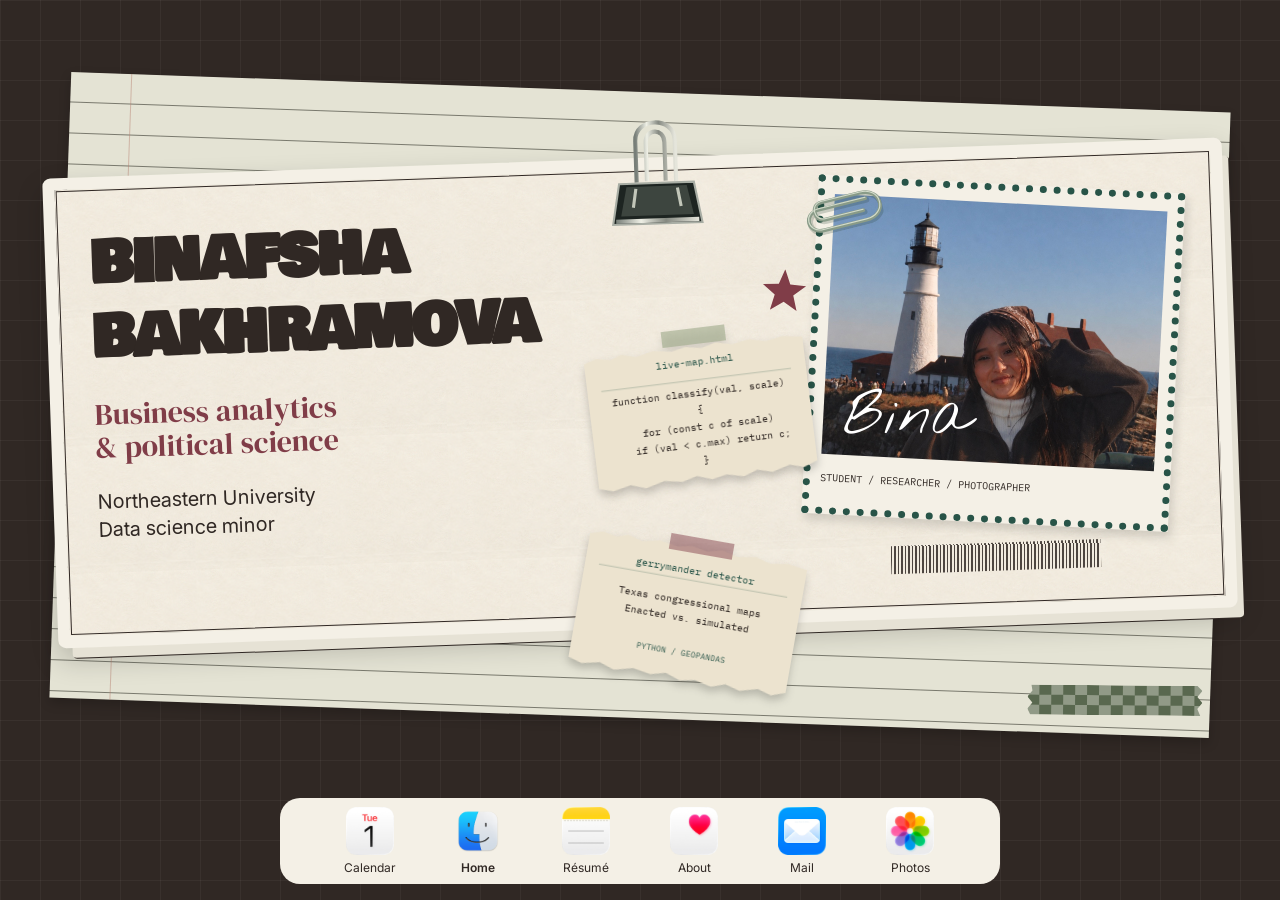
<file: index.html>
<!doctype html>
<html lang="en">
  <head>
    <meta charset="utf-8" />
    <meta name="viewport" content="width=device-width, initial-scale=1" />
    <meta name="theme-color" content="#302824" />
    <meta
      name="description"
      content="Binafsha Bakhramova / business analytics, political science, research and photography. Explore my work, résumé and life outside work."
    />
    <title>Binafsha Bakhramova</title>
    <link rel="icon" href="assets/ui/finder.png" />
    <link rel="preconnect" href="https://fonts.googleapis.com" />
    <link rel="preconnect" href="https://fonts.gstatic.com" crossorigin />
    <link
      href="https://fonts.googleapis.com/css2?family=Bowlby+One+SC&family=DM+Serif+Display&family=IBM+Plex+Mono:wght@400;500&family=Inter:wght@400;500;600;700;800&family=Nothing+You+Could+Do&display=swap"
      rel="stylesheet"
    />
    <link rel="stylesheet" href="assets/app.css?v=51206bc48a" />
    <script type="module" src="assets/app.js?v=106c21a2a9"></script>
  </head>
  <body>
    <a class="skip-link" href="#main-content">Skip to content</a>
    <div class="desktop">
      <main id="main-content" tabindex="-1">
        <div class="loading" role="status">Opening Bina’s portfolio…</div>
      </main>
      <nav id="dock" class="dock" aria-label="Portfolio apps"></nav>
    </div>
    <dialog
      id="project-dialog"
      class="project-dialog"
      aria-label="Project details"
    ></dialog>
    <dialog
      id="media-dialog"
      class="media-dialog"
      aria-label="Image viewer"
    ></dialog>
    <noscript
      ><p class="noscript">
        This portfolio uses JavaScript for its app views. You can
        <a href="assets/resume/Binafsha_Bakhramova_Resume.pdf"
          >download my résumé</a
        >
        or <a href="mailto:bakhramova.b@northeastern.edu">email me</a>.
      </p></noscript
    >
  </body>
</html>
</file>
<file: assets/app.css>
:root {
  --ink: #302824;
  --paper: #f4f0e6;
  --wine: #803d48;
  --line: #d8d1c9;
  --sidebar: #eee9e1;
  --white: #fcfbf8;
  --muted: #685e56;
  --sans: Inter, Arial, sans-serif;
  --mono: "IBM Plex Mono", monospace;
  --hand: "Nothing You Could Do", cursive;
  --serif: "DM Serif Display", Georgia, serif;
}
* {
  box-sizing: border-box;
}
body {
  margin: 0;
  background-color: var(--ink);
  background-image:
    linear-gradient(#ffffff0b 1px, transparent 1px),
    linear-gradient(90deg, #ffffff0b 1px, transparent 1px);
  background-size: 40px 40px;
  color: var(--ink);
  font: 16px/1.5 var(--sans);
  -webkit-font-smoothing: antialiased;
}
button,
input {
  font: inherit;
}
button {
  color: inherit;
  cursor: pointer;
  border: 0;
  background: none;
}
button:disabled {
  opacity: 0.4;
  cursor: default;
}
a {
  color: var(--wine);
  text-underline-offset: 3px;
}
button:focus-visible,
a:focus-visible,
input:focus-visible {
  outline: 3px solid #b78a72;
  outline-offset: 4px;
}
h1,
h2,
h3,
p,
figure {
  margin: 0;
}
h1,
h2,
h3 {
  line-height: 1.2;
}
img {
  max-width: 100%;
  display: block;
}
svg {
  width: 20px;
  height: 20px;
  flex-shrink: 0;
}
button svg {
  pointer-events: none;
}
[hidden] {
  display: none !important;
}
.desktop {
  max-width: 1440px;
  margin: auto;
  min-height: 0;
  padding: 38px 48px 24px;
  display: flex;
  flex-direction: column;
  gap: 34px;
}
.skip-link {
  position: fixed;
  left: 20px;
  top: -70px;
  background: var(--paper);
  padding: 12px;
  z-index: 1000;
}
.skip-link:focus {
  top: 12px;
}
#main-content {
  min-width: 0;
  outline: none;
}
.loading,
.noscript {
  background: var(--paper);
  border-radius: 16px;
  padding: 36px;
  max-width: 720px;
  margin: 15vh auto;
}
.dock {
  display: flex;
  align-items: center;
  justify-content: center;
  gap: 16px;
  width: 720px;
  max-width: 100%;
  margin: auto auto 0;
  padding: 12px 32px 14px;
  border-radius: 20px;
  background: var(--paper);
  min-height: 112px;
}
.dock a {
  width: 92px;
  display: flex;
  align-items: center;
  gap: 8px;
  flex-direction: column;
  text-decoration: none;
  color: var(--ink);
  font-size: 13px;
  line-height: 1.2;
}
.dock img {
  width: 64px;
  height: 64px;
  object-fit: contain;
}
.dock [aria-current="page"] {
  font-weight: 600;
}
.app-window {
  height: min(900px, calc(100dvh - 210px));
  min-height: 720px;
  overflow: hidden;
  background: var(--white);
  border-radius: 18px;
  box-shadow: 0 16px 45px #160e0b24;
  border: 1px solid #fff5;
}
.window-controls {
  display: flex;
  gap: 9px;
  align-items: center;
  padding: 0 24px;
}
.window-controls i {
  display: block;
  width: 12px;
  height: 12px;
  border-radius: 50%;
  background: #ff615c;
}
.window-controls i:nth-child(2) {
  background: #febc42;
}
.window-controls i:nth-child(3) {
  background: #35c84a;
}
.native-toolbar {
  height: 76px;
  background: #f1efeb;
  border-bottom: 1px solid var(--line);
  display: flex;
  align-items: center;
  gap: 20px;
  flex-shrink: 0;
}
.native-toolbar h1 {
  font-size: 20px;
}
.toolbar-end {
  margin-left: auto;
  display: flex;
  align-items: center;
  gap: 18px;
  padding-right: 26px;
}
.icon-button {
  width: 38px;
  height: 36px;
  border: 1px solid var(--line);
  border-radius: 8px;
  display: inline-flex;
  align-items: center;
  justify-content: center;
  background: #fff4;
}
.quiet {
  color: var(--muted);
}
.small {
  font-size: 13px;
}
.primary {
  border-radius: 22px;
  padding: 9px 24px;
  background: var(--wine);
  color: #fff;
  font-size: 14px;
}
.secondary {
  background: #eaded7;
  border-radius: 8px;
  padding: 8px 16px;
  font-size: 14px;
}
.text-button {
  padding: 8px;
  font-size: 13px;
  color: var(--wine);
}
.sidebar {
  background: var(--sidebar);
  padding: 26px 16px;
  min-width: 0;
  overflow: auto;
}
.sidebar h2,
.sidebar h3 {
  font-size: 11px;
  text-transform: uppercase;
  color: var(--muted);
  font-weight: 600;
  letter-spacing: 0.035em;
  margin: 28px 12px 12px;
}
.sidebar h2:first-child {
  margin-top: 6px;
}
.side-item {
  display: flex;
  align-items: center;
  gap: 12px;
  border-radius: 8px;
  padding: 11px 12px;
  text-decoration: none;
  color: inherit;
  width: 100%;
  text-align: left;
  font-size: 15px;
  line-height: 1.3;
}
.side-item.active {
  background: #e7d8d0;
  font-weight: 600;
}
.side-item:hover {
  background: #e7dfd6;
}
.side-item svg,
.side-item img {
  color: var(--wine);
  width: 20px;
  height: 20px;
  object-fit: contain;
}
.side-item .count {
  margin-left: auto;
  color: var(--muted);
  font-size: 12px;
}
.sidebar-footer {
  margin: 50px 12px 0;
  font-size: 12px;
}
.sidebar-footer strong {
  display: block;
  margin-bottom: 8px;
}
.panel-rule {
  border-right: 1px solid var(--line);
}
.hero {
  min-height: 720px;
  height: min(900px, calc(100dvh - 210px));
  position: relative;
  display: grid;
  place-items: center;
  padding: 40px 18px 56px;
  isolation: isolate;
}
.hero .notebook {
  position: absolute;
  inset: 72px 28px 64px;
  background: repeating-linear-gradient(
    #e4e3d4 0 29px,
    #b8bfac88 30px,
    #e4e3d4 31px
  );
  transform: rotate(2deg);
  box-shadow: 0 5px 12px #0003;
  z-index: -1;
}
.notebook:before {
  content: "";
  position: absolute;
  left: 60px;
  top: 0;
  bottom: 0;
  border-left: 1px solid #b67e7177;
}
.hero-gingham {
  position: absolute;
  right: 45px;
  bottom: 64px;
  width: 176px;
  transform: rotate(2deg);
}
.identity-card {
  width: 100%;
  max-width: 1250px;
  min-height: 530px;
  position: relative;
  transform: rotate(-3deg);
  padding: 34px 42px 28px;
  border: 12px solid var(--paper);
  border-radius: 8px;
  background: var(--paper) url("ui/paper-texture.jpg") repeat;
  outline: 1px solid #302824;
  outline-offset: -14px;
  box-shadow:
    10px 14px 0 -4px #e6e2d5,
    11px 15px 0 -4px #302824,
    0 12px 28px #0003;
  display: grid;
  grid-template-columns: 1.4fr 0.8fr;
  gap: 38px;
}
.hero-copy {
  position: relative;
  min-width: 0;
}
.hero h1 {
  font-family: "Bowlby One SC", var(--sans);
  font-size: clamp(36px, 4.5vw, 70px);
  line-height: 1.28;
  letter-spacing: -0.04em;
  margin: 12px 0 35px;
}
.hero-role {
  font: clamp(23px, 2.5vw, 37px)/1.1 var(--serif);
  color: var(--wine);
  margin: 0 0 24px;
}
.hero-school {
  font-size: 22px;
  line-height: 1.4;
}
.hero-portrait {
  position: relative;
  align-self: start;
  background: var(--paper);
  border: 7px dotted #285448;
  padding: 12px 10px 14px;
  box-shadow: 3px 6px 10px #0002;
  transform: rotate(5deg);
  margin: 0 8px 20px;
}
.hero-portrait .portrait {
  width: 100%;
  height: 320px;
  object-fit: cover;
}
.hero-portrait figcaption {
  font: 10px/1.5 var(--mono);
  padding: 16px 0 8px;
  white-space: nowrap;
}
.hero-portrait .bina {
  position: absolute;
  left: 30px;
  bottom: 64px;
  color: #fff;
  font: 58px/1 var(--hand);
  transform: rotate(-3deg);
}
.hero-paperclip {
  position: absolute;
  width: 88px;
  top: 5px;
  left: -26px;
  transform: rotate(-6deg);
}
.hero-binder {
  position: absolute;
  top: -57px;
  left: 48%;
  width: 94px;
  z-index: 2;
}
.hero-star {
  position: absolute;
  left: -58px;
  top: 90px;
  width: 43px;
  transform: rotate(12deg);
}
.project-scrap {
  position: absolute;
  z-index: 2;
  width: 220px;
  min-height: 137px;
  background: url("ui/torn-paper-flat.svg") center/100% 100% no-repeat;
  padding: 20px 22px 24px;
  font: 10px/1.7 var(--mono);
  filter: drop-shadow(0 5px 4px #0003);
  text-decoration: none;
  color: var(--ink);
}
.project-scrap:before {
  content: "";
  position: absolute;
  width: 64px;
  height: 16px;
  background: #9eaa8b99;
  top: -5px;
  left: 80px;
}
.project-scrap strong {
  font-weight: 400;
  color: #285448;
  display: block;
  margin-bottom: 14px;
}
.project-scrap small {
  font-size: 8px;
  color: #285448;
}
.project-scrap.code {
  right: -45px;
  bottom: 95px;
  transform: rotate(-5deg);
}
.project-scrap.map {
  left: -225px;
  bottom: -185px;
  transform: rotate(7deg);
}
.project-scrap.map:before {
  background: #803d4877;
}
.barcode {
  height: 28px;
  margin: 20px 14px 0 82px;
  background: repeating-linear-gradient(
    90deg,
    var(--ink) 0 1px,
    transparent 1px 3px,
    var(--ink) 3px 5px,
    transparent 5px 7px
  );
  width: 210px;
  opacity: 0.85;
}
.calendar-shell {
  display: grid;
  grid-template-columns: 250px minmax(0, 1fr);
  grid-template-rows: 76px minmax(0, 1fr);
}
.calendar-shell .native-toolbar {
  grid-column: 1/-1;
}
.calendar-shell .native-toolbar .window-controls {
  width: 250px;
  flex-shrink: 0;
}
.calendar-views {
  display: flex;
  gap: 2px;
  padding: 3px;
  border-radius: 10px;
  background: #e7e5e1;
  margin: auto;
}
.calendar-views span {
  font-size: 13px;
  padding: 6px 18px;
}
.calendar-views .selected {
  background: white;
  border-radius: 7px;
  box-shadow: 0 1px 3px #0001;
  font-weight: 600;
}
.calendar-sidebar {
  padding: 24px 16px;
}
.mini-month {
  font-size: 13px;
  margin: 0 10px 20px;
}
.mini-month strong {
  display: block;
  margin-bottom: 12px;
}
.mini-grid {
  display: grid;
  grid-template-columns: repeat(7, 1fr);
  gap: 8px;
  text-align: center;
  font-size: 10px;
}
.mini-grid span {
  min-width: 20px;
  min-height: 20px;
}
.mini-grid .day {
  font-size: 9px;
  color: var(--muted);
}
.mini-grid .today {
  border-radius: 50%;
  background: var(--wine);
  color: white;
}
.calendar-filter {
  display: flex;
  align-items: center;
  gap: 10px;
  padding: 8px 12px;
  font-size: 14px;
  cursor: pointer;
}
.calendar-filter input {
  accent-color: var(--swatch);
  width: 15px;
  height: 15px;
  margin: 0;
}
.filter-heading {
  display: flex;
  justify-content: space-between;
  align-items: center;
}
.filter-heading button {
  font-size: 11px;
  color: var(--muted);
}
.class-link {
  display: block;
  padding: 8px 12px;
  font-size: 13px;
  text-align: left;
  width: 100%;
}
.class-link strong {
  font-size: 13px;
  display: block;
}
.class-link small {
  color: var(--muted);
  font-size: 11px;
}
.calendar-content {
  padding: 28px 24px 32px;
  min-width: 0;
  display: flex;
  flex-direction: column;
}
.calendar-title {
  display: flex;
  align-items: center;
  justify-content: space-between;
  margin-bottom: 20px;
}
.calendar-title h2 {
  font-size: 30px;
  font-weight: 400;
}
.calendar-title .today-button {
  border: 1px solid var(--line);
  border-radius: 8px;
  padding: 5px 16px;
  font-size: 13px;
}
.week-head {
  margin-left: 43px;
  display: grid;
  grid-template-columns: repeat(5, 1fr);
  height: 52px;
  align-items: center;
  text-align: center;
}
.week-head span {
  font-size: 15px;
}
.week-head b {
  font-size: 20px;
  font-weight: 400;
  margin-left: 12px;
}
.week-head .selected {
  display: inline-grid;
  place-items: center;
  width: 32px;
  height: 32px;
  background: var(--wine);
  color: white;
  border-radius: 50%;
}
.week-body {
  position: relative;
  flex: 1;
  min-height: 495px;
  margin-left: 43px;
  border-top: 1px solid var(--line);
  border-bottom: 1px solid var(--line);
  background: repeating-linear-gradient(
    to bottom,
    transparent 0,
    transparent calc(12.5% - 1px),
    var(--line) calc(12.5% - 1px),
    var(--line) 12.5%
  );
}
.time-label {
  position: absolute;
  right: calc(100% + 10px);
  transform: translateY(-50%);
  font-size: 10px;
  color: var(--muted);
}
.day-column {
  position: absolute;
  top: 0;
  bottom: 0;
  width: 20%;
  border-right: 1px solid var(--line);
}
.day-column:first-of-type {
  border-left: 1px solid var(--line);
}
.calendar-event {
  position: absolute;
  left: 5px;
  right: 5px;
  top: var(--top);
  height: var(--height);
  border-left: 3px solid var(--accent);
  border-radius: 3px;
  background: var(--tint);
  padding: 14px 12px;
  text-align: left;
  display: flex;
  flex-direction: column;
  gap: 14px;
  transition:
    opacity 0.2s,
    filter 0.2s,
    transform 0.2s;
  overflow: hidden;
}
.calendar-event:hover {
  filter: brightness(0.97);
}
.calendar-event.filtered-out {
  opacity: 0.2;
}
.calendar-event small {
  font-size: 9px;
  line-height: 1.3;
  color: #655b52;
  text-transform: uppercase;
}
.calendar-event h3 {
  font-size: 18px;
}
.calendar-event p {
  font-size: 14px;
  line-height: 1.35;
}
.calendar-event[data-area="data"] {
  --accent: #b46a7a;
  --tint: #eee0e1;
}
.calendar-event[data-area="product"] {
  --accent: #658c78;
  --tint: #dfe8df;
}
.calendar-event[data-area="leadership"] {
  --accent: #9b9085;
  --tint: #e9e4dc;
}
.calendar-event[data-area="course"] {
  --accent: #b49960;
  --tint: #eee9db;
}
.notes-shell {
  display: grid;
  grid-template-columns: 230px 310px minmax(0, 1fr);
  grid-template-rows: 76px minmax(0, 1fr);
}
.notes-shell .native-toolbar {
  grid-column: 1/-1;
}
.notes-shell .window-controls {
  width: 210px;
  flex-shrink: 0;
}
.notes-title {
  width: 270px;
}
.notes-list {
  background: #f9f8f5;
  border-right: 1px solid var(--line);
  padding: 24px 18px;
  overflow: auto;
}
.notes-list h2 {
  font-size: 16px;
  margin: 10px 12px 12px;
}
.note-item {
  display: block;
  width: 100%;
  text-align: left;
  border-radius: 8px;
  padding: 13px 12px;
  margin-bottom: 8px;
}
.note-item strong {
  font-size: 14px;
  display: block;
  margin-bottom: 7px;
}
.note-item small {
  display: block;
  font-size: 12px;
  color: var(--muted);
  line-height: 1.4;
}
.note-item.selected {
  background: #e8ddd5;
}
.note-reader {
  padding: 24px 38px 30px;
  overflow: auto;
  min-width: 0;
}
.note-date {
  font-size: 11px;
  color: var(--muted);
  margin-bottom: 16px;
}
.note-reader h2 {
  font-size: 31px;
  margin-bottom: 12px;
  letter-spacing: -0.035em;
}
.note-subtitle {
  font-size: 13px;
  color: var(--muted);
  margin-bottom: 28px;
}
.resume-section {
  margin-bottom: 20px;
  font-size: 15px;
  line-height: 1.4;
}
.resume-section h3 {
  font-size: 15px;
  margin-bottom: 5px;
}
.resume-section .bullet {
  padding-left: 13px;
  text-indent: -13px;
  margin-top: 5px;
}
.resume-section a {
  font-size: inherit;
}
.resume-sections.research {
  display: grid;
  grid-template-columns: 1fr 1fr;
  gap: 12px 26px;
}
.resume-sections.research .resume-section {
  font-size: 14px;
  line-height: 1.4;
}
.resume-sections.research h3 {
  font-size: 13px;
}
.download-pdf {
  display: flex;
  gap: 8px;
  align-items: center;
  background: #e9dcd4;
  color: var(--wine);
  border-radius: 5px;
  padding: 7px 13px;
  font-size: 13px;
  text-decoration: none;
}
.download-pdf svg {
  width: 15px;
  height: 15px;
}
.notes-sidebar .side-item {
  font-size: 14px;
}
.health-shell {
  background: #f2f0ed;
  padding: 24px 44px;
  overflow: auto;
}
.health-header {
  position: relative;
  display: flex;
  justify-content: center;
  align-items: center;
  min-height: 40px;
}
.health-header h1 {
  font-size: 22px;
}
.health-header a {
  position: absolute;
  left: 0;
  border: 1px solid var(--line);
  width: 46px;
  height: 46px;
  display: grid;
  place-items: center;
  border-radius: 50%;
  color: var(--ink);
  background: var(--white);
}
.profile {
  display: flex;
  flex-direction: column;
  align-items: center;
  gap: 10px;
  margin: 20px 0;
}
.profile img {
  width: 108px;
  height: 108px;
  object-fit: cover;
  border-radius: 50%;
}
.profile p {
  font-size: 14px;
  color: var(--muted);
}
.health-columns {
  display: grid;
  grid-template-columns: 1fr 1fr;
  gap: 32px;
  max-width: 1160px;
  margin: auto;
  align-items: start;
}
.health-column {
  display: flex;
  flex-direction: column;
  gap: 28px;
}
.health-group {
  background: var(--white);
  border-radius: 22px;
  padding: 4px 24px;
}
.health-row {
  padding: 16px 0;
  display: flex;
  align-items: center;
  justify-content: space-between;
  gap: 20px;
  border-bottom: 1px solid #e5e1dc;
  font-size: 15px;
  line-height: 1.45;
}
.health-row:last-child {
  border-bottom: 0;
}
.health-row dt {
  flex-shrink: 0;
}
.health-row dd {
  margin: 0;
  text-align: right;
}
.health-row a {
  color: var(--ink);
  text-decoration: none;
  display: inline-flex;
  gap: 10px;
  align-items: center;
}
.health-row a:hover {
  color: var(--wine);
}
.health-row dd svg {
  width: 15px;
}
.sudoku-card {
  background: var(--white);
  border-radius: 22px;
  padding: 22px 24px;
}
.sudoku-card h2 {
  font-size: 21px;
  margin-bottom: 24px;
}
.sudoku-layout {
  display: grid;
  grid-template-columns: minmax(0, 220px) minmax(95px, 1fr);
  gap: 22px;
  align-items: start;
}
.sudoku-grid {
  display: grid;
  grid-template-columns: repeat(4, 1fr);
  aspect-ratio: 1;
  min-width: 0;
  border: 1px solid #cfc5b9;
}
.sudoku-grid input {
  min-width: 0;
  width: 100%;
  aspect-ratio: 1;
  text-align: center;
  background: transparent;
  border: 0;
  border-right: 1px solid #ded8cf;
  border-bottom: 1px solid #ded8cf;
  border-radius: 0;
  color: var(--ink);
  font-size: 25px;
  caret-color: var(--wine);
  padding: 0;
}
.sudoku-grid input:nth-child(4n) {
  border-right: 0;
}
.sudoku-grid input:nth-child(n + 13) {
  border-bottom: 0;
}
.sudoku-grid input:nth-child(4n + 2) {
  border-right: 1px solid #958477;
}
.sudoku-grid input:nth-child(n + 5):nth-child(-n + 8) {
  border-bottom: 1px solid #958477;
}
.sudoku-grid input:read-only {
  font-weight: 500;
}
.sudoku-grid input:focus {
  outline: 0;
  background: #eaded5;
}
.sudoku-grid input.invalid {
  color: #b3324a;
  background: #f2dce0;
}
.sudoku-actions {
  display: flex;
  flex-direction: column;
  gap: 12px;
}
.sudoku-actions .primary,
.sudoku-actions .secondary {
  border-radius: 20px;
  padding: 8px 12px;
}
.sudoku-actions .text-button {
  font-size: 12px;
}
.sudoku-status {
  font-size: 12px;
  color: var(--wine);
  margin-top: 12px;
  min-height: 36px;
}
.mail-shell {
  display: grid;
  grid-template-columns: 230px 380px minmax(0, 1fr);
  grid-template-rows: 76px minmax(0, 1fr);
  background: var(--paper);
}
.mail-shell .native-toolbar {
  grid-column: 1/-1;
  background: #f1ebdf;
}
.mail-shell .window-controls {
  width: 210px;
  flex-shrink: 0;
}
.mail-title {
  width: 340px;
}
.mail-title p {
  font-size: 12px;
  color: var(--muted);
  margin-top: 4px;
}
.mail-shell .toolbar-end {
  flex: 1;
  justify-content: space-between;
}
.mail-toolbar-reply {
  display: flex;
  gap: 7px;
  align-items: center;
  color: var(--ink);
  text-decoration: none;
  font-size: 14px;
}
.mail-sidebar {
  padding-top: 28px;
  background: #ede5d8;
}
.mail-sidebar .contact-links {
  margin-top: 75px;
}
.mail-sidebar .contact-links a {
  padding: 12px;
  display: block;
  font-size: 14px;
  text-decoration: none;
}
.mailbox-list {
  border-right: 1px solid var(--line);
  padding: 18px 16px 16px;
  background: #f8f4ec;
  display: flex;
  flex-direction: column;
  min-height: 0;
}
.primary-tab {
  padding: 6px;
  border-radius: 6px;
  background: #e8d9d1;
  color: var(--wine);
  font-size: 12px;
  text-align: center;
  font-weight: 600;
  margin-bottom: 10px;
}
.mail-messages {
  flex: 1;
  display: flex;
  flex-direction: column;
  min-height: 0;
  overflow: auto;
}
.mail-item {
  position: relative;
  text-align: left;
  padding: 7px 12px 8px;
  border-bottom: 1px solid #d6cabe;
  flex: 1;
  min-height: 63px;
  display: block;
  width: 100%;
  border-radius: 4px;
}
.mail-item.selected {
  background: #e8d9d1;
  border-bottom-color: transparent;
}
.mail-item strong {
  display: block;
  font-size: 13px;
  line-height: 16px;
  padding-right: 65px;
  white-space: nowrap;
  overflow: hidden;
  text-overflow: ellipsis;
}
.mail-item time {
  position: absolute;
  right: 12px;
  top: 8px;
  font-size: 10px;
  line-height: 14px;
  color: var(--muted);
}
.mail-subject {
  font-size: 12px;
  line-height: 15px;
  display: block;
  margin: 2px 0;
  white-space: nowrap;
  text-overflow: ellipsis;
  overflow: hidden;
}
.mail-preview {
  display: -webkit-box;
  -webkit-box-orient: vertical;
  -webkit-line-clamp: 2;
  overflow: hidden;
  color: var(--muted);
  font-size: 11px;
  line-height: 13px;
}
.has-attachment .mail-preview,
.has-attachment .mail-subject {
  padding-right: 65px;
}
.mail-thumb {
  position: absolute;
  width: 60px;
  height: 42px;
  right: 10px;
  top: 29px;
  border: 1px solid #d6cabe;
  background: #f4f0e6;
  border-radius: 3px;
  object-fit: contain;
  padding: 2px;
}
.mail-reader {
  padding: 30px 34px;
  overflow: auto;
  min-width: 0;
}
.mail-reader h2 {
  font-size: 23px;
  margin: 0 0 18px;
}
.message-meta {
  position: relative;
  font-size: 12px;
  color: var(--muted);
  padding-bottom: 20px;
  border-bottom: 1px solid #d6cabe;
  line-height: 1.8;
}
.message-meta strong {
  font-size: 13px;
  color: var(--ink);
  display: block;
  padding-right: 135px;
}
.message-meta time {
  position: absolute;
  right: 0;
  top: 0;
  font-size: 11px;
}
.message-body {
  font-size: 16px;
  line-height: 1.65;
  padding-top: 24px;
}
.message-body p {
  margin-bottom: 24px;
}
.signature {
  display: flex;
  gap: 16px;
  align-items: center;
  font-size: 11px;
  line-height: 1.5;
  max-width: 450px;
  margin: 24px 0;
}
.signature .n-logo {
  font:
    bold 64px/1 Georgia,
    serif;
  color: #cf001a;
  border-right: 1px solid #d6cabe;
  padding-right: 18px;
}
.signature strong {
  font-size: 13px;
}
.signature a {
  font-size: 11px;
  text-decoration: none;
}
.message-reply {
  margin-top: 18px;
  display: inline-flex;
  align-items: center;
  gap: 10px;
  padding: 8px 15px;
  border: 1px solid #d6cabe;
  border-radius: 6px;
  color: var(--wine);
  text-decoration: none;
  background: #eee5d9;
  font-size: 13px;
}
.message-attachments {
  display: flex;
  gap: 14px;
  align-items: center;
  margin-top: 12px;
  flex-wrap: wrap;
}
.message-attachment {
  padding: 0;
  max-width: 100%;
  flex: 1;
  min-width: 140px;
}
.message-attachment img {
  max-height: 270px;
  width: 100%;
  object-fit: contain;
}
.link-attachment {
  display: block;
  border: 1px solid #d6cabe;
  border-radius: 7px;
  padding: 16px;
  max-width: 450px;
  color: var(--ink);
  text-decoration: none;
  font-size: 14px;
}
.link-attachment small {
  display: block;
  margin-bottom: 8px;
  font-size: 11px;
  color: var(--muted);
}
.link-attachment strong {
  display: block;
  margin-bottom: 8px;
}
.photos-shell {
  display: grid;
  grid-template-columns: 230px minmax(0, 1fr);
  grid-template-rows: 88px minmax(0, 1fr);
  background: var(--paper);
}
.photos-shell .native-toolbar {
  grid-column: 1/-1;
  height: 88px;
  background: #f1ebdf;
}
.photos-shell .window-controls {
  width: 210px;
  flex-shrink: 0;
}
.photos-shell .native-toolbar h1 {
  font-size: 23px;
}
.photo-count {
  font-size: 13px;
  margin-top: 5px;
}
.all-photos {
  display: flex;
  align-items: center;
  gap: 8px;
  font-size: 13px;
  border: 1px solid #d6cabe;
  background: var(--paper);
  border-radius: 8px;
  padding: 7px 13px;
}
.all-photos img {
  width: 18px;
  height: 18px;
}
.photos-sidebar {
  padding-top: 23px;
  background: #ede5d8;
}
.photos-sidebar h2 {
  text-transform: none;
  font-size: 12px;
  letter-spacing: 0;
  font-weight: 500;
  margin-top: 20px;
}
.photo-library {
  min-width: 0;
  display: flex;
  flex-direction: column;
  overflow: hidden;
}
.photo-scroll {
  padding: 28px 30px 12px;
  overflow: auto;
  flex: 1;
  min-height: 0;
}
.photo-grid {
  display: grid;
  grid-template-columns: repeat(4, minmax(0, 1fr));
  gap: 8px;
  align-items: center;
}
.photo-tile {
  display: flex;
  align-items: center;
  justify-content: center;
  aspect-ratio: 1;
  overflow: hidden;
  padding: 0;
  transition: filter 0.18s;
}
.photo-tile img {
  width: 100%;
  height: 100%;
  object-fit: contain;
}
.photo-tile:hover {
  filter: brightness(0.93);
}
.photo-footer {
  padding: 16px;
  text-align: center;
  font-size: 12px;
  flex-shrink: 0;
}
.album-grid {
  display: grid;
  grid-template-columns: repeat(3, minmax(0, 1fr));
  gap: 24px;
}
.album-card {
  text-align: left;
  padding: 0;
}
.album-card img {
  aspect-ratio: 1.3;
  object-fit: cover;
  width: 100%;
  border-radius: 8px;
  margin-bottom: 14px;
}
.album-card strong {
  display: block;
  font-size: 17px;
  margin-bottom: 4px;
}
.album-card small {
  font-size: 13px;
  color: var(--muted);
}
dialog {
  color: var(--ink);
  border: 0;
  padding: 0;
  max-width: calc(100vw - 40px);
  max-height: calc(100dvh - 40px);
}
dialog::backdrop {
  background: #30282466;
  backdrop-filter: blur(8px);
}
.project-dialog {
  width: 1120px;
  overflow: auto;
  background: var(--paper);
  border-radius: 3px;
  box-shadow: 0 14px 60px #0004;
}
.paper-note {
  position: relative;
  padding: 52px 50px 36px;
  background: var(--paper) url("ui/paper-texture.jpg") repeat;
  min-height: 600px;
}
.note-clip {
  position: absolute;
  width: 68px;
  top: 0;
  left: 48%;
}
.project-close {
  position: absolute;
  top: 22px;
  right: 24px;
  font-size: 13px;
}
.note-category {
  font: 11px/1.5 var(--mono);
  letter-spacing: 0.04em;
  color: var(--wine);
  margin-bottom: 16px;
}
.paper-note h1 {
  font: 40px/1.15 var(--serif);
  margin-bottom: 12px;
}
.project-subtitle {
  font-size: 14px;
  margin-bottom: 6px;
}
.project-period {
  font-size: 12px;
  color: var(--muted);
  margin-bottom: 28px;
}
.project-intro {
  font-size: 18px;
  line-height: 1.55;
  margin-bottom: 30px;
  max-width: 730px;
}
.project-note-grid {
  display: grid;
  grid-template-columns: minmax(0, 1fr) 240px;
  gap: 44px;
}
.technical-section {
  margin-bottom: 24px;
  font-size: 16px;
  line-height: 1.7;
}
.technical-section h2 {
  font-size: 13px;
  letter-spacing: 0.03em;
  margin-bottom: 10px;
}
.technical-section p {
  margin-bottom: 12px;
}
.project-evidence {
  width: 100%;
  padding: 0;
  margin-bottom: 26px;
}
.project-evidence img {
  width: 100%;
  max-height: 230px;
  object-fit: contain;
}
.project-side {
  font-size: 14px;
  line-height: 1.8;
}
.project-side h2 {
  font: 11px var(--mono);
  margin: 22px 0 10px;
  color: var(--wine);
}
.project-side a {
  display: block;
  margin: 8px 0;
  font-size: 13px;
}
.project-paper-note {
  background: #eae4d1;
  padding: 20px;
  font: 12px/1.8 var(--mono);
  white-space: pre-line;
  transform: rotate(2deg);
  box-shadow: 2px 4px 8px #0001;
  margin-bottom: 24px;
}
.coursework-grid {
  display: grid;
  grid-template-columns: 1fr 1fr;
  gap: 36px;
}
.coursework-grid h2 {
  font: 26px var(--serif);
  margin-bottom: 20px;
}
.coursework-grid h3 {
  font-size: 15px;
  margin: 18px 0 8px;
}
.coursework-grid p,
.completed-course {
  font-size: 14px;
  line-height: 1.55;
}
.completed-course {
  margin-bottom: 13px;
}
.gpa-record {
  margin-bottom: 28px;
  border-bottom: 1px solid #c7bdb0;
  padding-bottom: 22px;
}
.gpa-record strong {
  font: 30px var(--serif);
}
.project-return {
  margin-top: 28px;
}
.media-dialog {
  width: 1360px;
  background: var(--paper);
  border-radius: 14px;
  padding: 20px 24px;
  overflow: hidden;
}
.media-toolbar {
  display: flex;
  gap: 8px;
  align-items: center;
  margin-bottom: 16px;
  height: 36px;
}
.media-toolbar .position {
  font-size: 12px;
  margin-left: 4px;
}
.media-controls {
  margin-left: auto;
  display: flex;
  gap: 8px;
  align-items: center;
}
.media-controls button {
  font-size: 12px;
  border: 1px solid #d6cabe;
  border-radius: 6px;
  padding: 7px 13px;
}
.media-stage {
  height: min(78dvh, 1040px);
  overflow: auto;
  overscroll-behavior: contain;
  cursor: grab;
  touch-action: pan-x pan-y;
}
.media-stage.dragging {
  cursor: grabbing;
  user-select: none;
}
.media-canvas {
  position: relative;
  display: grid;
  place-items: center;
  min-width: 100%;
  min-height: 100%;
}
.media-canvas img {
  max-width: none;
  max-height: none;
  pointer-events: none;
}
@media (min-width: 1600px) {
  .desktop {
    padding-top: 48px;
  }
  .hero h1 {
    font-size: 76px;
  }
  .hero-portrait .portrait {
    height: 360px;
  }
}
@media (max-width: 1150px) {
  .desktop {
    padding: 28px 24px 20px;
    gap: 24px;
  }
  .app-window {
    min-height: 720px;
  }
  .calendar-shell {
    grid-template-columns: 205px minmax(0, 1fr);
  }
  .calendar-shell .native-toolbar .window-controls {
    width: 205px;
  }
  .calendar-sidebar {
    padding: 20px 8px;
  }
  .calendar-content {
    padding: 24px 16px;
  }
  .calendar-event {
    padding: 11px 8px;
    gap: 11px;
  }
  .calendar-event h3 {
    font-size: 16px;
  }
  .calendar-event p {
    font-size: 12px;
  }
  .week-head span {
    font-size: 12px;
  }
  .week-head b {
    margin-left: 7px;
    font-size: 17px;
  }
  .notes-shell {
    grid-template-columns: 180px 250px minmax(0, 1fr);
  }
  .notes-shell .window-controls {
    width: 160px;
  }
  .notes-title {
    width: 210px;
  }
  .note-reader {
    padding: 24px;
  }
  .resume-section {
    font-size: 14px;
  }
  .resume-sections.research {
    display: block;
  }
  .mail-shell {
    grid-template-columns: 170px 310px minmax(0, 1fr);
  }
  .mail-shell .window-controls {
    width: 150px;
  }
  .mail-title {
    width: 270px;
  }
  .mail-reader {
    padding: 25px;
  }
  .mail-sidebar {
    padding: 22px 10px;
  }
  .mail-reader h2 {
    font-size: 20px;
  }
  .message-body {
    font-size: 15px;
  }
  .message-meta time {
    position: static;
    display: block;
  }
  .message-meta strong {
    padding-right: 0;
  }
  .signature {
    gap: 10px;
    font-size: 10px;
  }
  .signature .n-logo {
    font-size: 48px;
    padding-right: 12px;
  }
  .signature strong {
    font-size: 12px;
  }
  .signature a {
    font-size: 10px;
  }
  .health-shell {
    padding: 24px 32px;
  }
  .health-columns {
    gap: 24px;
  }
  .health-row {
    font-size: 14px;
    gap: 12px;
  }
  .health-group {
    padding: 4px 20px;
  }
  .sudoku-layout {
    gap: 16px;
  }
  .photos-shell {
    grid-template-columns: 190px minmax(0, 1fr);
  }
  .photos-shell .window-controls {
    width: 170px;
  }
  .photo-scroll {
    padding: 24px;
  }
  .hero .identity-card {
    padding: 26px;
    gap: 20px;
  }
  .hero-portrait .portrait {
    height: 290px;
  }
  .hero h1 {
    font-size: clamp(34px, 5vw, 57px);
  }
  .hero-role {
    font-size: 28px;
  }
  .hero-school {
    font-size: 20px;
  }
  .project-scrap.code {
    right: -30px;
    bottom: 65px;
    width: 190px;
    font-size: 9px;
  }
  .project-scrap.map {
    left: -130px;
    width: 190px;
  }
  .hero-portrait figcaption {
    font-size: 8px;
  }
  .barcode {
    margin-left: 35px;
    width: 190px;
  }
}
@media (max-width: 800px) {
  .desktop {
    padding: 14px 12px 100px;
    gap: 18px;
  }
  .dock {
    position: fixed;
    bottom: 10px;
    left: 12px;
    right: 12px;
    width: auto;
    max-width: 600px;
    min-height: 76px;
    margin: auto;
    padding: 9px 12px;
    gap: 10px;
    z-index: 20;
    box-shadow: 0 5px 25px #0003;
    border: 1px solid #fff5;
  }
  .dock a {
    width: 70px;
    font-size: 10px;
    gap: 5px;
  }
  .dock img {
    width: 45px;
    height: 45px;
  }
  .app-window {
    height: auto;
    min-height: calc(100dvh - 124px);
    border-radius: 14px;
  }
  .native-toolbar {
    height: 64px;
    gap: 10px;
  }
  .window-controls {
    padding: 0 16px;
    gap: 7px;
  }
  .window-controls i {
    width: 10px;
    height: 10px;
  }
  .native-toolbar h1 {
    font-size: 18px;
  }
  .toolbar-end {
    padding-right: 14px;
    gap: 10px;
  }
  .icon-button {
    width: 32px;
    height: 30px;
  }
  .hero {
    height: auto;
    min-height: 0;
    padding: 34px 6px 52px;
  }
  .identity-card {
    grid-template-columns: 1fr !important;
    transform: rotate(-1.5deg);
    padding: 24px !important;
    gap: 30px !important;
    min-height: 0;
  }
  .hero h1 {
    font-size: clamp(30px, 7.5vw, 54px);
    margin: 10px 0 25px;
  }
  .hero-role {
    font-size: 28px;
  }
  .hero-school {
    font-size: 18px;
  }
  .hero-portrait {
    width: 65%;
    max-width: 300px;
    margin: 5px 0 10px auto;
    transform: rotate(3deg);
  }
  .hero-portrait .portrait {
    height: 280px;
  }
  .hero-portrait .bina {
    font-size: 48px;
  }
  .hero-binder {
    top: -43px;
    width: 70px;
    left: 46%;
  }
  .project-scrap.code {
    bottom: -100px;
    right: 10px;
    width: 175px;
  }
  .project-scrap.map {
    left: -155px;
    bottom: 20px;
    width: 185px;
  }
  .hero-copy {
    padding-bottom: 22px;
  }
  .hero-star {
    width: 30px;
    top: 90px;
    left: -40px;
  }
  .hero .notebook {
    inset: 44px 5px 42px;
  }
  .hero-gingham {
    bottom: 42px;
    right: 10px;
    width: 130px;
  }
  .calendar-shell {
    display: block;
  }
  .calendar-shell .native-toolbar .window-controls {
    width: auto;
  }
  .calendar-views {
    margin-right: 12px;
  }
  .calendar-views span {
    padding: 5px 10px;
    font-size: 11px;
  }
  .calendar-sidebar {
    border-right: 0;
    border-bottom: 1px solid var(--line);
    padding: 12px 16px;
  }
  .mini-month {
    display: none;
  }
  .calendar-sidebar .filter-heading h2 {
    margin: 0;
  }
  .calendar-sidebar .filter-heading {
    margin-bottom: 8px;
  }
  .calendar-sidebar .filters {
    display: flex;
    flex-wrap: wrap;
  }
  .calendar-filter {
    font-size: 12px;
    padding: 6px 9px;
  }
  .calendar-sidebar .relevant {
    display: none;
  }
  .calendar-sidebar > .text-button {
    display: inline-block;
    padding: 5px 8px;
  }
  .calendar-content {
    padding: 22px 16px;
  }
  .calendar-title h2 {
    font-size: 25px;
  }
  .week-head,
  .week-body {
    display: none;
  }
  .agenda {
    display: block;
  }
  .agenda-day {
    margin-top: 25px;
  }
  .agenda-day h2 {
    font-size: 15px;
    color: var(--muted);
    margin-bottom: 12px;
  }
  .agenda .calendar-event {
    position: static;
    height: auto;
    margin-bottom: 12px;
    padding: 20px;
    gap: 10px;
  }
  .agenda .calendar-event h3 {
    font-size: 20px;
  }
  .agenda .calendar-event p {
    font-size: 15px;
  }
  .agenda .calendar-event small {
    font-size: 10px;
  }
  .notes-shell {
    display: grid;
    grid-template-columns: 1fr;
    grid-template-rows: 64px auto 1fr;
  }
  .notes-shell .window-controls {
    width: auto;
  }
  .notes-title {
    width: auto;
  }
  .notes-shell .native-toolbar {
    grid-column: 1;
  }
  .notes-sidebar {
    display: none;
  }
  .notes-list {
    display: flex;
    gap: 8px;
    padding: 12px;
    overflow: auto;
    border-right: 0;
    border-bottom: 1px solid var(--line);
  }
  .notes-list h2 {
    display: none;
  }
  .note-item {
    min-width: 155px;
    max-width: 190px;
    margin: 0;
    padding: 10px 12px;
  }
  .note-item strong {
    font-size: 13px;
    margin: 0;
  }
  .note-item small {
    display: none;
  }
  .note-reader {
    padding: 24px 22px;
    overflow: visible;
  }
  .note-reader h2 {
    font-size: 27px;
  }
  .note-subtitle {
    margin-bottom: 26px;
  }
  .resume-section,
  .resume-sections.research .resume-section {
    font-size: 15px;
    line-height: 1.55;
  }
  .resume-section h3 {
    font-size: 14px;
  }
  .download-pdf {
    font-size: 11px;
    padding: 6px 9px;
  }
  .health-shell {
    padding: 20px 18px;
    overflow: visible;
  }
  .health-header h1 {
    font-size: 19px;
  }
  .health-header a {
    width: 36px;
    height: 36px;
  }
  .profile {
    margin-top: 32px;
  }
  .health-columns {
    grid-template-columns: 1fr;
    gap: 22px;
  }
  .health-column {
    gap: 22px;
  }
  .health-row {
    font-size: 15px;
    padding: 20px 0;
  }
  .sudoku-grid input {
    font-size: 26px;
  }
  .sudoku-card {
    padding: 22px;
  }
  .sudoku-layout {
    grid-template-columns: minmax(0, 1fr) 105px;
    gap: 22px;
  }
  .sudoku-grid {
    max-width: 330px;
  }
  .sudoku-status {
    font-size: 11px;
  }
  .mail-shell {
    display: grid;
    grid-template-columns: 1fr;
    grid-template-rows: 64px auto 1fr;
  }
  .mail-shell .native-toolbar {
    grid-column: 1;
  }
  .mail-shell .window-controls {
    width: auto;
  }
  .mail-title {
    width: auto;
  }
  .mail-shell .toolbar-end {
    justify-content: flex-end;
  }
  .mail-sidebar {
    display: none;
  }
  .mailbox-list {
    border-right: 0;
    border-bottom: 1px solid var(--line);
    padding: 10px 12px;
  }
  .primary-tab {
    display: none;
  }
  .mail-messages {
    display: flex;
    flex-direction: row;
    overflow: auto;
    gap: 8px;
  }
  .mail-item {
    min-width: 210px;
    min-height: 86px;
    border: 1px solid #d6cabe;
    flex: 0 0 210px;
    padding: 10px;
  }
  .mail-item strong {
    font-size: 12px;
  }
  .mail-item time {
    font-size: 9px;
  }
  .mail-thumb {
    top: 36px;
  }
  .mail-reader {
    overflow: visible;
    padding: 25px 22px;
    min-height: 420px;
  }
  .message-body {
    font-size: 16px;
  }
  .message-meta time {
    position: static;
  }
  .message-attachment {
    max-width: 100%;
  }
  .signature {
    font-size: 10px;
  }
  .photos-shell {
    display: grid;
    grid-template-columns: 1fr;
    grid-template-rows: 72px auto 1fr;
  }
  .photos-shell .native-toolbar {
    height: 72px;
    grid-column: 1;
  }
  .photos-shell .window-controls {
    width: auto;
  }
  .photos-shell .native-toolbar h1 {
    font-size: 19px;
  }
  .photo-count {
    font-size: 11px;
  }
  .all-photos {
    font-size: 11px;
    gap: 5px;
    padding: 6px 8px;
  }
  .all-photos img {
    width: 15px;
    height: 15px;
  }
  .photos-sidebar {
    display: flex;
    gap: 4px;
    overflow: auto;
    padding: 8px;
    border-right: 0;
    border-bottom: 1px solid var(--line);
  }
  .photos-sidebar .side-item {
    min-width: max-content;
    width: auto;
    padding: 9px;
    font-size: 12px;
    gap: 6px;
  }
  .photos-sidebar .side-item img {
    width: 16px;
    height: 16px;
  }
  .photos-sidebar h2 {
    display: none;
  }
  .photo-library {
    overflow: visible;
  }
  .photo-scroll {
    overflow: visible;
    padding: 14px 12px;
  }
  .photo-grid {
    grid-template-columns: repeat(3, minmax(0, 1fr));
    gap: 6px;
  }
  .album-grid {
    grid-template-columns: 1fr;
    gap: 26px;
  }
  .album-card img {
    max-height: 270px;
    aspect-ratio: 1.5;
  }
  .album-card strong {
    font-size: 17px;
  }
  .album-card small {
    font-size: 13px;
  }
  dialog {
    max-width: calc(100vw - 18px);
    max-height: calc(100dvh - 24px);
  }
  .paper-note {
    padding: 46px 24px 28px;
  }
  .paper-note h1 {
    font-size: 32px;
  }
  .project-intro {
    font-size: 17px;
  }
  .project-note-grid,
  .coursework-grid {
    grid-template-columns: 1fr;
    gap: 28px;
  }
  .project-side {
    border-top: 1px solid #c7bdb0;
    padding-top: 20px;
  }
  .project-evidence {
    max-width: 400px;
  }
  .project-evidence img {
    max-height: 300px;
  }
  .technical-section {
    font-size: 15px;
  }
  .media-dialog {
    padding: 12px;
    border-radius: 10px;
  }
  .media-toolbar {
    gap: 5px;
  }
  .media-controls {
    gap: 5px;
  }
  .media-controls button {
    padding: 6px 9px;
  }
  .media-stage {
    height: 75dvh;
  }
}
@media (min-width: 801px) {
  .agenda {
    display: none;
  }
}
@media (prefers-reduced-motion: reduce) {
  *,
  *:before,
  *:after {
    animation: none !important;
    transition: none !important;
    scroll-behavior: auto !important;
  }
  .dock a:hover img,
  .dock a:focus-visible img {
    transform: none;
  }
}

/* Keep narrow app panes inside the window rather than clipping their contents. */
.mail-search,
.notes-search {
  min-width: 0;
  width: 180px;
  padding: 7px 10px;
  border: 1px solid var(--line);
  border-radius: 7px;
  background: #fff5;
  color: var(--ink);
  font-size: 13px;
}
@media (max-width: 800px) {
  .mail-shell,
  .notes-shell,
  .photos-shell {
    grid-template-columns: minmax(0, 1fr);
  }
  .mail-shell .native-toolbar {
    flex-wrap: wrap;
    height: auto;
    min-height: 64px;
    gap: 8px;
    padding: 10px 0;
  }
  .mail-shell {
    grid-template-rows: auto auto 1fr;
  }
  .mail-shell .toolbar-end {
    flex: 1;
    min-width: 0;
    gap: 9px;
  }
  .mail-search {
    width: 70px;
    flex: 1;
  }
  .mail-toolbar-reply {
    font-size: 11px;
    gap: 4px;
  }
  .mail-toolbar-reply svg {
    width: 15px;
  }
  .mail-reader,
  .mailbox-list,
  .notes-list,
  .photo-library {
    min-width: 0;
  }
  .message-meta strong {
    padding-right: 0;
  }
  .signature {
    max-width: 100%;
    align-items: flex-start;
    overflow-wrap: anywhere;
  }
  .signature > div {
    min-width: 0;
  }
  .hero-portrait figcaption {
    white-space: normal;
    font-size: 8px;
  }
  .project-scrap.code {
    top: calc(100% + 5px);
    bottom: auto;
    left: 0;
    right: auto;
    width: 140px;
    min-height: 120px;
    font-size: 8px;
    padding: 16px 12px;
  }
  .project-scrap.map {
    left: -125px;
    bottom: -40px;
    width: 145px;
    font-size: 8px;
    padding: 16px 12px;
  }
  .project-scrap strong {
    margin-bottom: 8px;
  }
  .hero-portrait {
    margin-top: 15px;
  }
  .notes-shell .native-toolbar {
    position: relative;
  }
  .notes-search {
    position: absolute;
    right: 14px;
    top: 56px;
    z-index: 3;
    box-shadow: 0 4px 12px #0002;
    background: var(--paper);
  }
}

/* Shared reading layouts: keep content inside its pane at intermediate widths. */
.health-group {
  margin: 0;
}
.mail-preview {
  -webkit-line-clamp: 1;
}
.mail-thumb {
  top: 24px;
  height: 36px;
}
.mail-reader,
.note-reader,
.photo-scroll {
  scrollbar-gutter: stable;
}
.message-attachment img {
  max-height: min(240px, 28dvh);
}
.project-note-grid > *,
.coursework-grid > *,
.health-row dd {
  min-width: 0;
}
.project-side a,
.technical-section,
.resume-section {
  overflow-wrap: anywhere;
}
.media-stage {
  height: min(78dvh, calc(100dvh - 132px), 1040px);
}
@media (min-width: 951px) and (max-width: 1350px) {
  .calendar-shell {
    grid-template-columns: 205px minmax(0, 1fr);
  }
  .calendar-shell .native-toolbar .window-controls {
    width: 205px;
  }
  .calendar-sidebar {
    padding: 20px 8px;
  }
  .calendar-content {
    padding: 24px 16px;
  }
  .calendar-event {
    padding: 10px;
    gap: 8px;
  }
  .calendar-event h3 {
    font-size: 16px;
  }
  .calendar-event p {
    font-size: 13px;
  }
}
@media (min-width: 801px) and (max-width: 1100px) {
  .notes-sidebar,
  .mail-sidebar {
    display: none;
  }
  .notes-shell {
    grid-template-columns: 250px minmax(0, 1fr);
  }
  .mail-shell {
    grid-template-columns: 310px minmax(0, 1fr);
  }
  .notes-shell .window-controls,
  .mail-shell .window-controls {
    width: auto;
  }
  .notes-title,
  .mail-title {
    width: auto;
  }
}
@media (min-width: 951px) and (max-width: 1100px) {
  .calendar-event {
    padding: 8px;
    gap: 6px;
  }
  .calendar-event p {
    font-size: 12px;
  }
}
@media (min-width: 801px) and (max-width: 950px) {
  .calendar-content {
    overflow: auto;
  }
  .week-head,
  .week-body {
    display: none;
  }
  .agenda {
    display: grid;
    grid-template-columns: repeat(2, minmax(0, 1fr));
    gap: 20px;
  }
  .agenda-day h2 {
    font-size: 14px;
    margin: 0 0 12px;
    color: var(--muted);
  }
  .agenda .calendar-event {
    position: static;
    height: auto;
    padding: 16px;
    margin-bottom: 12px;
    gap: 10px;
  }
  .agenda .calendar-event h3 {
    font-size: 18px;
  }
  .agenda .calendar-event p {
    font-size: 14px;
  }
  .calendar-views span:not(.selected) {
    display: none;
  }
}
@media (max-width: 800px) {
  .calendar-views span:not(.selected) {
    display: none;
  }
  .calendar-views {
    margin-left: auto;
  }
  .media-stage {
    height: min(75dvh, calc(100dvh - 100px));
  }
  .barcode {
    width: min(190px, 85%);
    margin: 20px auto 0;
  }
  .project-scrap.code {
    width: 125px;
  }
  .project-scrap.map {
    left: -95px;
    width: 125px;
  }
}
@media (max-width: 480px) {
  .notes-shell .native-toolbar > .quiet {
    display: none;
  }
  .notes-shell .native-toolbar {
    gap: 6px;
  }
  .notes-shell .window-controls {
    padding: 0 10px;
    gap: 5px;
  }
  .notes-shell .window-controls i {
    width: 8px;
    height: 8px;
  }
}

/* Four complete rows on desktop; keep every original image proportion. */
@media (min-width: 801px) {
  .photo-grid {
    height: 100%;
    grid-template-rows: repeat(4, minmax(0, 1fr));
    align-items: stretch;
  }
  .photo-tile {
    min-width: 0;
    min-height: 0;
    aspect-ratio: auto;
  }
  .photo-tile img {
    min-width: 0;
    min-height: 0;
  }
}
@media (max-width: 800px) {
  .project-scrap.code {
    position: relative;
    inset: auto;
    width: min(220px, 100%);
    margin: 24px 0 0 8px;
    font-size: 9px;
    padding: 20px;
    min-height: 0;
  }
  .hero-portrait {
    width: min(85%, 280px);
    margin: 12px auto 180px;
  }
  .project-scrap.map {
    left: -15px;
    bottom: -155px;
    width: 185px;
    padding: 20px;
    font-size: 9px;
  }
}
@media (max-width: 360px) {
  .hero h1 {
    font-size: 26px;
  }
  .hero-role {
    font-size: 25px;
  }
  .hero .identity-card {
    padding: 20px !important;
  }
}

@media (max-width: 800px) {
  .identity-card {
    transform: none;
  }
  .hero .notebook {
    transform: rotate(0.5deg);
  }
}
@media (min-width: 1101px) and (max-height: 950px) {
  .calendar-event {
    padding: 10px;
    gap: 8px;
  }
  .calendar-event h3 {
    font-size: 16px;
  }
  .calendar-event p {
    font-size: 13px;
  }
}
@media (max-width: 800px) {
  .hero-copy {
    padding-bottom: 0;
  }
  .hero .identity-card {
    gap: 20px !important;
  }
}
@media (min-width: 951px) and (max-width: 1100px) {
  .calendar-event {
    padding: 6px;
    gap: 4px;
  }
}
@media (min-width: 801px) and (max-height: 950px) {
  .health-shell {
    padding: 20px 32px;
  }
  .profile {
    margin: 16px 0;
  }
  .profile img {
    width: 80px;
    height: 80px;
  }
  .health-row {
    padding: 14px 0;
  }
  .sudoku-layout {
    grid-template-columns: minmax(0, 180px) minmax(95px, 1fr);
  }
  .sudoku-card h2 {
    margin-bottom: 16px;
  }
}
@media (min-width: 801px) and (max-width: 1150px) {
  .project-scrap.code {
    bottom: 90px;
  }
  .project-scrap.map {
    left: -175px;
    bottom: -180px;
  }
}

/* Short laptops keep the complete window and dock in view. Long notes scroll inside. */
@media (min-width: 801px) and (max-height: 950px) {
  .desktop {
    padding: 20px 32px 16px;
    gap: 16px;
  }
  .app-window,
  .hero {
    height: min(900px, calc(100dvh - 138px));
    min-height: 600px;
  }
  .dock {
    min-height: 86px;
    padding: 8px 28px;
  }
  .dock img {
    width: 48px;
    height: 48px;
  }
  .dock a {
    font-size: 12px;
    gap: 6px;
  }
  .native-toolbar {
    height: 64px;
  }
  .calendar-shell,
  .notes-shell,
  .mail-shell {
    grid-template-rows: 64px minmax(0, 1fr);
  }
  .calendar-content {
    overflow: auto;
    padding-top: 18px;
    padding-bottom: 18px;
  }
  .calendar-title {
    margin-bottom: 14px;
  }
  .mailbox-list {
    padding: 10px 12px;
  }
  .primary-tab {
    padding: 4px;
    margin-bottom: 8px;
  }
  .mail-item {
    min-height: 54px;
    padding: 5px 10px;
  }
  .mail-item strong {
    line-height: 15px;
  }
  .mail-item time {
    top: 5px;
  }
  .mail-subject {
    line-height: 14px;
    margin: 1px 0;
  }
  .mail-preview {
    line-height: 12px;
  }
  .mail-thumb {
    width: 50px;
    height: 28px;
    top: 22px;
  }
  .health-shell {
    padding: 16px 28px;
  }
  .health-header {
    min-height: 32px;
  }
  .profile {
    margin: 12px 0;
    gap: 8px;
  }
  .profile img {
    width: 64px;
    height: 64px;
  }
  .health-column {
    gap: 20px;
  }
  .health-row {
    padding: 12px 0;
  }
  .sudoku-card {
    padding: 18px 22px;
  }
  .sudoku-layout {
    grid-template-columns: minmax(0, 160px) minmax(95px, 1fr);
  }
  .sudoku-card h2 {
    margin-bottom: 14px;
  }
  .sudoku-actions {
    gap: 8px;
  }
  .sudoku-status {
    margin-top: 0;
  }
  .identity-card {
    min-height: 470px;
    padding: 26px 32px;
    transform: rotate(-2deg);
  }
  .hero h1 {
    font-size: clamp(36px, 4.5vw, 60px);
    margin-bottom: 24px;
  }
  .hero-role {
    font-size: 30px;
  }
  .hero-school {
    font-size: 20px;
  }
  .hero-portrait .portrait {
    height: 260px;
  }
  .note-clip {
    width: 48px;
    top: -8px;
    left: calc(50% - 24px);
  }
}
/* The fastener stays above the note text at every size. */
.note-clip {
  width: 48px;
  top: -8px;
  left: calc(50% - 24px);
}
.resume-sections.research {
  display: block;
}

@media (min-width: 801px) and (max-height: 950px) {
  .primary-tab {
    line-height: 14px;
    padding: 3px;
    margin-bottom: 6px;
  }
  .mail-reader {
    padding: 20px 24px;
  }
  .mail-reader h2 {
    margin-bottom: 14px;
  }
  .message-meta {
    line-height: 1.6;
    padding-bottom: 14px;
  }
  .message-body {
    padding-top: 18px;
    line-height: 1.5;
  }
  .message-body p {
    margin-bottom: 16px;
  }
  .message-attachment img {
    max-height: clamp(140px, calc(100dvh - 610px), 220px);
  }
}

/* A short content-only entrance. Frames never zoom, fade or bounce. */
#main-content.page-enter
  :is(
    .identity-card,
    .calendar-content,
    .note-reader,
    .health-columns,
    .mail-reader,
    .photo-library
  ) {
  animation: content-settle 240ms cubic-bezier(0.2, 0.7, 0.3, 1) both;
}
@keyframes content-settle {
  from {
    translate: 0 6px;
  }
  to {
    translate: 0 0;
  }
}
@media (prefers-reduced-motion: no-preference) {
  .dock img {
    transition: transform 180ms ease-out;
  }
  .dock a:hover img,
  .dock a:focus-visible img {
    transform: translateY(-3px) rotate(-5deg);
  }
  .project-scrap {
    transition: translate 150ms ease-out;
  }
  .project-scrap:hover {
    translate: 0 -2px;
  }
}
@media (min-width: 801px) and (max-width: 950px) {
  .project-scrap.code {
    bottom: 180px;
    right: -60px;
    width: 190px;
  }
}

/* November cleanup: one comfortable reading column, quieter controls, clear states. */
.note-reader .resume-sections { max-width: 66ch; }
.note-reader .resume-sections.research { display: block; }
.note-reader .resume-section { margin-bottom: 30px; font-size: 16px; line-height: 1.6; }
.note-reader .resume-section h3 { font-size: 14px; line-height: 1.4; margin-bottom: 9px; }
.note-reader .resume-section .bullet { margin-top: 8px; }
.note-reader .resume-section:last-child { margin-bottom: 0; }
.note-item { padding-top: 14px; padding-bottom: 14px; }
.note-item strong { font-size: 15px; line-height: 1.35; }
.note-item small { line-height: 1.5; }
.note-date, .message-meta time { font-size: 12px; }
.sidebar h2, .sidebar h3 { font-size: 12px; }
.mail-item time { font-size: 11px; }
.photo-tile:hover { filter: none; outline: 1px solid var(--wine); outline-offset: -1px; }
.empty-state { padding: 24px 12px; font-size: 14px; line-height: 1.6; color: var(--ink); }
.empty-state span { display: block; margin-top: 5px; color: var(--muted); font-size: 13px; }
.project-close { position: sticky; top: 12px; display: block; width: max-content; margin: 12px 14px -46px auto; padding: 6px 10px; background: var(--paper); border: 1px solid var(--line); border-radius: 6px; z-index: 3; }
@media(max-width:800px) {
 .note-item { padding-top: 10px; padding-bottom: 10px; }
 .note-item strong { font-size: 13px; }
 .mail-item time { font-size: 10px; }
 .empty-state { min-width: 200px; }
}
</file>
